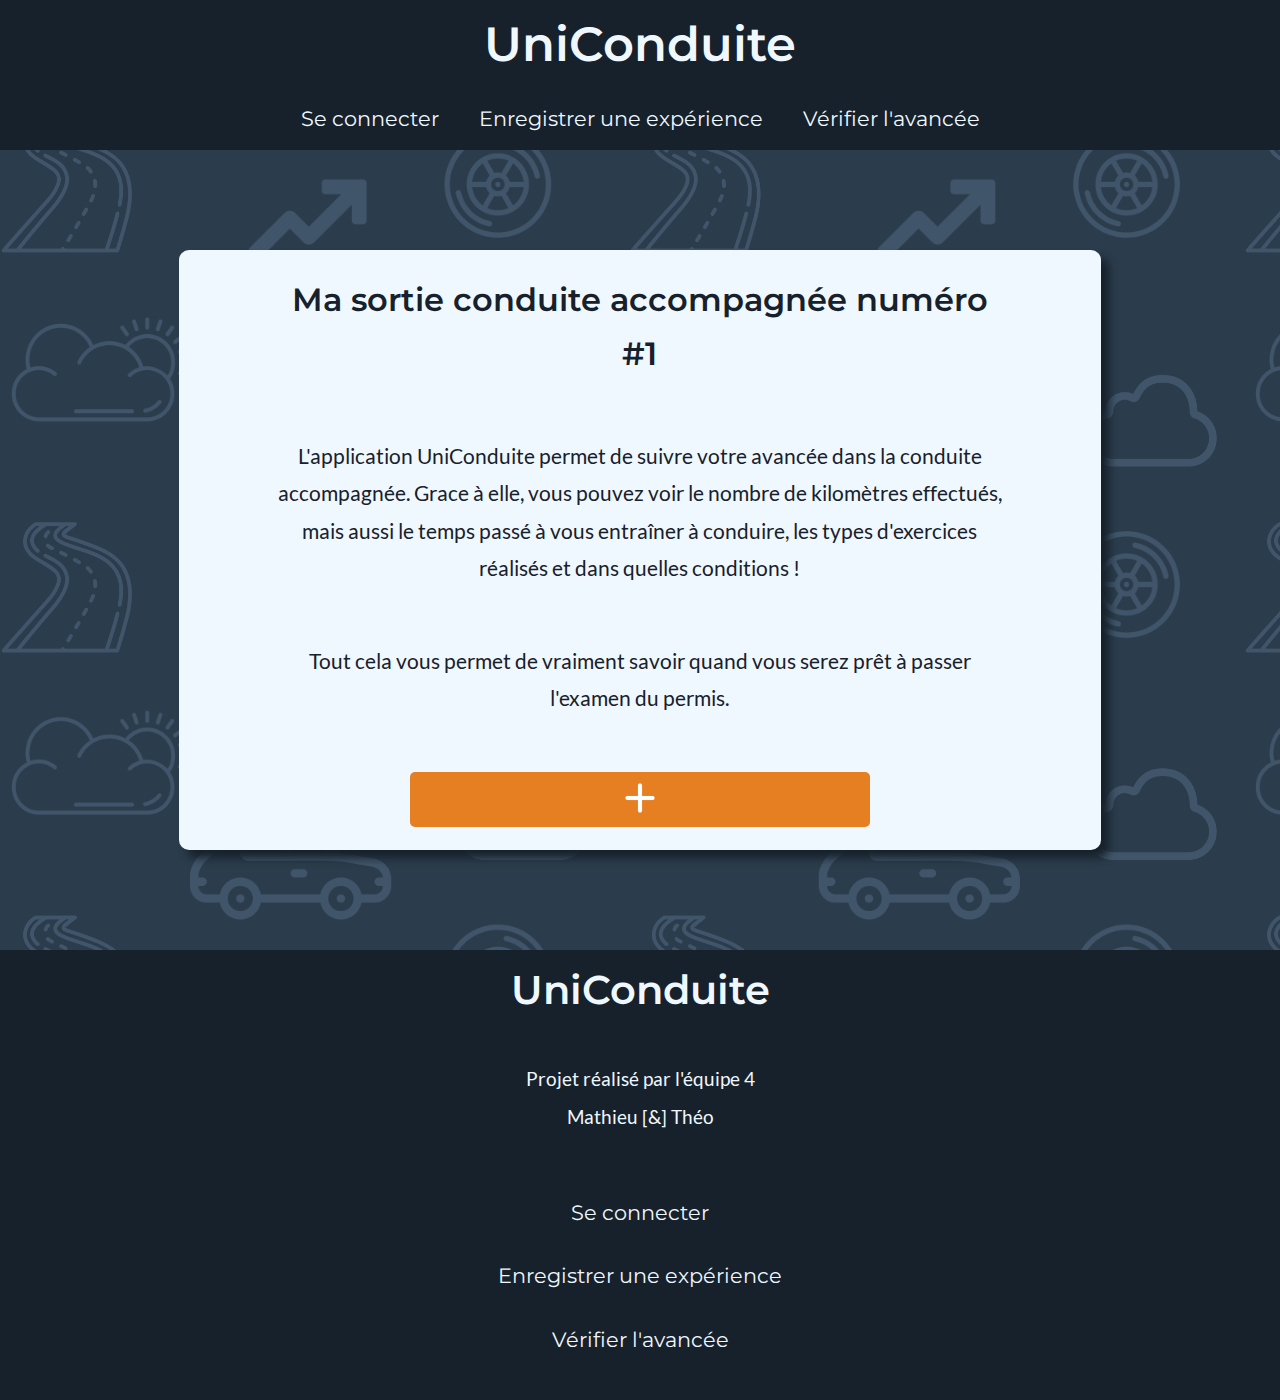
<file: index.html>
<!DOCTYPE html>
<html lang="fr">
    <head>
        <meta charset = "utf-8" >
        <meta name="viewport" content="width=device-width, initial-scale=1.0">
        <meta name="description" content="MonCiné - Le cinéma de quartier à Anglet propose une sélection de films et séries de qualité, des informations sur les films à venir, et plus encore.">
        <title>UniConduite - suivre son avancée dans la conduite accompagnée</title>
        <link rel="icon" href="img/roue-de-voiture.png" type="image/x-icon">
        <link rel="icon" href="#">
        <link href="styles/reset.css" rel="stylesheet">
        <link href="styles/style.css" rel="stylesheet">
        <script src="script/afficherFormulaire.js"></script>
        <script src="script/localStorage.js"></script>
    </head>
    <body>
    <header>
        <div class="navigation">
            <h1><span>UniConduite</span></h1>
            <nav aria-label="Menu principal">
                <ul>
                    <li><a href="#">Se connecter</a></li>
                    <li><a href="index.html">Enregistrer une expérience</a></li>
                    <li><a href="dashboard.html">Vérifier l'avancée</a></li>
                </ul>
            </nav>
        </div>
    </header>
        <main>
            <section class="ajouter-experience" id="ajouterExperience">
                <h2>Enregistrer une nouvelle expérience de conduite ?</h2>
                <p>L'application UniConduite permet de suivre votre avancée dans la conduite accompagnée. Grace à elle, vous pouvez voir le nombre de kilomètres effectués, mais aussi le temps passé à vous entraîner à conduire, les types d'exercices réalisés et dans quelles conditions !</p> 
                <p>Tout cela vous permet de vraiment savoir quand vous serez prêt à passer l'examen du permis.</p>
                <button id="lancerForm" aria-label="Cliquez pour commencer à enregistrer une expérience de conduite">
                    <img src="img/signe-plus-blanc.png">
                </button>
            </section>
            <section id="sectionForm" class="hidden">
                <h2>Enregistrer votre expérience de conduite</h2>
                <form id="formulaire">
                    <fieldset id="time" class="deux-colonnes">
                        <h3>Quand êtes vous parti et revenu ?</h3>
                        <div class="gauche">
                            <label for="date">Date départ</label>
                            <input type="date" id="date" name="date" required>
                            <label for="heure" class="heure">Heure départ</label>
                            <input type="time" id="heure" name="heure" required> 
                        </div>
                        <div class="droite">
                            <label for="dateR">Date retour</label>
                            <input type="date" id="dateR" name="dateR" required>  
                            <label for="heureR" class="heure">Heure retour</label>
                            <input type="time" id="heureR" name="heureR" required> 
                        </div>
                    </fieldset>
                    <fieldset id="distance" class="">
                        <h3>Combien de kilomètres avez-vous roulé ?</h3>
                        <div class="centre">
                            <label for="km">Kilomètres</label>
                            <input type="text" id="km" name="km" pattern="\d+" placeholder="Renseignez les km parcourus" required>
                        </div> 
                    </fieldset>
                    <fieldset id="conditions" class="deux-colonnes">
                        <h3> Vous avez roulé...</h3>
                        <div class="gauche">
                            <label for="meteo">Sous quel météo ?</label>
                            <select name="meteo" id="meteo" required>
                                <option value="" hidden>-- Indiquer la météo --</option> 
                                <!-- <option value="1">Clair</option>
                                <option value="2">Nuageux</option>
                                <option value="3">Couvert</option>
                                <option value="4">Pluvieux</option>
                                <option value="5">Brumeux</option>
                                <option value="6">Neigeux</option>
                                <option value="7">Orageux</option>
                                <option value="8">Tempetueux</option> -->
                            </select>
                        </div>
                        
                        <div class="droite">
                            <label for="trafic">Avec quel trafic ? </label>
                            <select name="trafic" id="trafic" required>
                                <option value="" hidden>-- Indiquer le trafic --</option>
                                <!--    <option value="1">Faible</option>
                                <option value="2">Modéré</option>
                                <option value="3">Fort</option>
                                <option value="4">Fluctuant</option> -->
                            </select>
                        </div>
                        <div class="gauche" id="route">
                            <p>Sur quel type de route ?</p>
                            
                        </div>
                        <div class="droite" id="manoeuvre">
                            <p>En faisant quelles manoeuvres ?</p>
                            
                        </div>
                    </fieldset>
                    <button type="submit" id="envoyerForm" aria-label="Cliquez pour enregistrer l'expérience !">
                        <img src="img/signe-plus-blanc.png" alt="Submit" >
                    </button>
                </form>
            </section>
            <section class="hidden" id="afficherRecap">
                <h2>Voici les trajets déjà réalisés</h2>

            </section>
        </main>
    </body>
    <footer>
        <div>
            <span>UniConduite</span>
            <div>
                <p>Projet réalisé par l'équipe 4</p>
                <p>Mathieu [&] Théo</p>
            </div>
            <nav aria-label="Menu principal">
                <ul>
                    <li><a href="#">Se connecter</a></li>
                    <li><a href="#">Enregistrer une expérience</a></li>
                    <li><a href="#">Vérifier l'avancée</a></li>
                </ul>
            </nav>
        </div>    
    </footer> 
</html>
</file>
<file: styles/style.css>
body{
    background-image: url("../img/fond.png");
}

:root{
    --primary-color:#17212b;
    --white-color:#f0f8ff;
    --secondary-color:#e67e22;
    --secondary-hoover-color: #d9761f;
    --highlight-color: #3ca4ff ;
    --highlight-transparent-color: rgba(60, 164, 255, 0.5);
    --ok-color:#1abc9c;
    box-sizing: border-box;
}

@font-face {
    font-family: "Montserrat";
    font-weight: 400;
    src: url("../fonts/Montserrat-Regular.ttf");
}

@font-face {
    font-family: "Montserrat";
    font-weight: 500;
    src: url("../fonts/Montserrat-Medium.ttf");
}

@font-face {
    font-family: "Montserrat";
    font-weight: 600;
    src: url("../fonts/Montserrat-SemiBold.ttf");
}

@font-face {
    font-family: "Lato";
    font-weight: 400;
    src: url("../fonts/Lato-Regular.ttf");
}

.hidden{
    display: none;
}

h1, h2, h3, a{
    font-family: "Montserrat", sans-serif;
    color:var(--primary-color);
}

h2{
    margin-top: 20px;
}

p, label, table{
    font-family: "Lato", sans-serif;
    color:var(--primary-color);
}

button{
    background-color:var(--secondary-color);
    border:none;
    border-radius: 5px;
}
/**********************************************************
***********************************************************
*********************** HEADER ****************************
***********************************************************
**********************************************************/

header{
    background-color: var(--primary-color);
    min-height: 150px;
}

header div, footer div:first-child{
    width: 80%;
    height: 150px;
    column-gap: 50px;
    margin: auto;
    display: flex;
    align-items: center;
    justify-content: space-between;
}

header span{
    color: var(--white-color);
    font-size: 1.5em;
}

header div ul{
    display: flex;
    column-gap: 40px;
}

header a, footer a{
    color: var(--white-color);
    font-size: 1.3em;
}

header a:hover, footer a:hover{
    color: var(--highlight-color);
}

/**********************************************************
***********************************************************
*********************** BODY ****************************
***********************************************************
**********************************************************/

main{
    width: 80%;
    margin:auto;
}

/*********************************************************
*************** DIV ACCES FORMULAIRE *********************
*********************************************************/

.ajouter-experience, .afficherRecap{
    width: 60%;
    border-radius: 10px;
    box-shadow: 8px 8px 8px #17212b;
    margin: 100px auto 100px auto;
    background-color: var(--white-color);
    display: flex;
    row-gap: 50px;
    flex-direction: column;
    align-items: center;
    justify-content: space-around;
}

.ajouter-experience h2, .formulaire h2, .ajouter-experience p{
    text-align: center;
    width: 80%; 
}

.ajouter-experience h2, .formulaire h2{
    font-size: 2em;
    line-height: 1.7em;
    
}

.ajouter-experience p{
    font-size: 1.3em;
    line-height: 1.8em;
}

.ajouter-experience button{
    width: 50%;
    margin-bottom:20px;
}

button img{
    height: 50px;
}
button:hover{
    background-color: var(--secondary-hoover-color) ;
}

.envoyee{
    color:var(--ok-color);
    font-weight: bold;
}

.confirmation{
    width: 50%;
    margin: auto;
    margin-top: 20px;
}

.confirmation img{
    width: 20%;
    display: block;
    height: auto;
    margin: auto;
    align-self: center;
}
/*********************************************************
*********************** FORMULAIRE ***********************
*********************************************************/

section.formulaire{
    width: 60%;
    background-color: var(--white-color);
    border-radius: 10px;
    box-shadow: 8px 8px 8px #17212b;
    margin: 100px auto 100px auto;
    display: flex;
    flex-direction: column;
    align-items: center;
    justify-content: space-around;
}

section.formulaire form{
    width: 90%;
    margin: 30px auto 50px auto;
    display: flex;
    flex-direction: column;
}

section.formulaire fieldset{
    margin-bottom: 15px;
}

div#manoeuvre, div#route{
    display: grid;
    grid-template-columns: 1fr 2fr;
}

div#manoeuvre p, div#route p{
    grid-column: 1 / 3;
}

div#manoeuvre label, div#route label{
    text-align: left;
}

section.formulaire .deux-colonnes{
    display: grid;
    grid-template-columns: 1fr 1fr;
    column-gap: 20px;
}

section.formulaire fieldset > *, section.formulaire fieldset div > *{
    margin: 10px 0px 10px 0px;
}

section.formulaire h3::before{
    display: block;
    height:2px;
    width: 80%;
    border-bottom:5px dotted var(--highlight-transparent-color);
    content:"";
    margin: auto auto 20px auto;
}

section.formulaire h3{
    grid-column: 1 / 3;
    text-align: center;
}

section.formulaire label{
    text-align: center;
    font-family: "Lato", sans-serif;
    font-weight: bold;
}

section.formulaire p{
    text-align: center;
    font-family: "Lato", sans-serif;
    font-weight: bold;
}

section.formulaire input, section.formulaire select{
    text-align: center;
    align-self: center;
    width: 80%;
    border-radius: 3px;
    border: 1px solid var(--primary-color);
}

section.formulaire input:valid, section.formulaire select:valid{
    border: 2px solid var(--ok-color);
}

section.formulaire div.centre input{
    width: 50%;
    min-width: 100px;
}

div.gauche{
    grid-column: 1;
}

div.droite{
    grid-column: 2;
}

section.formulaire div{
    display: flex;
    flex-direction: column;
}

section.formulaire button {
    width: 50%;
    margin: auto;
}

section.formulaire button[name="submit"]:hover{
    background-color:var(--secondary-hoover-color);
}

/*********************************************************
*********************** TABLEAU RECAP ********************
*********************************************************/

.afficherRecap{
    min-height: 100px;
}

.afficherRecap h2{
    text-align: center;
}

.afficherRecap table{
    width: 80%;
    margin: auto;
    margin-bottom: 30px;    
}

.afficherRecap th{
    font-size: 1.5em;
}

.afficherRecap th, .afficherRecap td{
    line-height: 1.5em;
    font-size: 1.2em;
    text-align: center;
    border: 1px solid var(--highlight-transparent-color);
}

.ligne-recapitulatif{
    font-weight: bold;
}

/**********************************************************
***********************************************************
*********************** FOOTER ****************************
***********************************************************
**********************************************************/

footer{
    background-color: var(--primary-color);
    min-height: 250px;
}

footer span{
    font-family: "Montserrat", sans-serif;
    font-size: 2.5em;
    color:var(--white-color);
    font-weight: bold;
}

footer p{
    color:var(--white-color);
    text-align: center;
    font-size: 1.2em;
    line-height: 2em;
    font-family: "Lato", sans-serif;
}

footer div ul{
    margin-top:50px;
    display: flex;
    flex-direction: column;
    row-gap: 10px;
    justify-content: space-around;
    height: 180px;
}

/**********************************************************
***********************************************************
*********************** DASHBOARD *************************
***********************************************************
**********************************************************/

section.root > *{
    width: 90%;
    height: 100%;
    margin: auto;
}

section.resultats{
    width: 60%;
    border-radius: 10px;
    box-shadow: 8px 8px 8px #17212b;
    margin: 100px auto 100px auto;
    background-color: var(--white-color);
    row-gap: 70px;
    align-items: center;
    justify-content: space-around;
    display: grid;
    grid-template-columns: 1fr 1fr;
    padding-bottom: 100px;
    align-items: start;
}

section.ai > *{
    align-self: start;
    width:80%;
    margin: auto;
}

section.ai p{
    font-size: 1.3em;
    line-height: 1.8em;
}

div.deux-colonnes{
    width:90%;
    text-align: center;
    margin: auto;
    grid-column: 1 / 3;
}

div.cacher{
    grid-column: 1/3;
    display: flex;
    flex-direction: column;
    align-items: center;
}

div.cacher p{
    text-align: center;
}

div.cacher a{
    margin-top: 30px;
}

div.rv-xy-plot{
    margin: auto;
}

fieldset.form-grid{
    display: flex;
    flex-direction: column;
}

fieldset.form-grid > *{
    margin-top: 10px;
    margin-bottom: 10px;
}

input[type="submit"]{
    background-color: var(--secondary-color);
    border: none;
    border-radius: 3px;
    width: 30%;
    height: 50px;
    color: var(--white-color);
    font-weight: bold;
}

input[type="submit"]:hover{
    background-color: var(--secondary-hoover-color);
}


/**********************************************************************************************************
***********************************************************************************************************
*****************************************RESPONSIVE 1300PX ************************************************
***********************************************************************************************************
**********************************************************************************************************/

@media only screen and (max-width:1350px) {

    header div.navigation{
        flex-direction: column;
        justify-content: space-around;
    }

    .ajouter-experience, .afficherRecap{
        width: 90%;
        min-height: 600px;
        border-radius: 10px;
        box-shadow: 8px 8px 8px #17212b;
        margin: 100px auto 100px auto;
        background-color: var(--white-color);
        display: flex;
        row-gap: 50px;
        flex-direction: column;
        align-items: center;
        justify-content: space-around;
    }

    .confirmation img{
        width: 40%;
    }

    section.formulaire{
        width: 90%;
        background-color: var(--white-color);
        border-radius: 10px;
        box-shadow: 8px 8px 8px #17212b;
        margin: 100px auto 100px auto;
        display: flex;
        flex-direction: column;
        align-items: center;
        justify-content: space-around;
    }

    .afficherRecap{
        min-height: 100px;
    }

    footer{
        height: 450px;
    }

    footer div:first-child{
        padding-top: 20px;
        flex-direction: column;
        height:auto;
        text-align: center;
        row-gap: 50px;
    }
    

    footer div ul{
        margin-top: 0px;
    }

    /**********************************************************
    ***********************************************************
    *********************** DASHBOARD *************************
    ***********************************************************
    **********************************************************/

    .centrer{
        width: 70%;
        height: 100%;
        margin: auto;
    }

    section.resultats{
        width: 90%;
    }

    fieldset.form-grid{
        display: flex;
        flex-direction: column;
    }

}

/**********************************************************************************************************
***********************************************************************************************************
*****************************************RESPONSIVE 800PX ************************************************
***********************************************************************************************************
**********************************************************************************************************/

@media only screen and (max-width:800px) {

    header span{
        color: var(--white-color);
        font-size: 1em;
    }

    header a, footer a{
        color: var(--white-color);
        font-size: 1em;
    }

    .confirmation img{
        width: 60%;
    }

    .ajouter-experience h2, .formulaire h2{
        font-size: 1.5em;
        line-height: 1.5em;
        
    }
    
    .ajouter-experience p, table{
        font-size: 1em;
        line-height: 1.8em;
    }

    footer span{
        font-family: "Montserrat", sans-serif;
        font-size: 2em;
        color:var(--white-color);
        font-weight: bold;
    }
    
    footer p{
        color:var(--white-color);
        text-align: center;
        font-size: 1em;
        line-height: 2em;
        font-family: "Lato", sans-serif;
    }

    section.formulaire .deux-colonnes{
        grid-template-columns: 1fr;
    }

    section.formulaire div.gauche{
        grid-column: 1;
    }
    
    section.formulaire div.droite{
        grid-column: 1;
    }

    section.formulaire div.centre input{
        width: 80%;
        min-width: 100px;
    }
    
    .afficherRecap table{
        width: 95%;
    }
    
    .afficherRecap th{
        font-size: 1.5em;
    }
    
    .afficherRecap th, .afficherRecap td{
        line-height: 3em;
        font-size: 0.9em;
    }

    /**********************************************************
    ***********************************************************
    *********************** DASHBOARD *************************
    ***********************************************************
    **********************************************************/

    section.root > *{
        margin-bottom: 50px;
    }

    section.resultats{
        grid-template-columns: 1fr;
    }

    section.ai{
        width: 90%;
    }

    section.resultats h2{
        grid-column: 1;
        font-size: 1.2em;
        line-height: 1.5em;
    }

    div.droite{
        grid-column: 1;
    }

    section.resultats div.deux-colonnes{
        grid-column: 1;
    }

    section.resultats form{
        width: 100%;
        margin: auto;
    }

}
</file>
